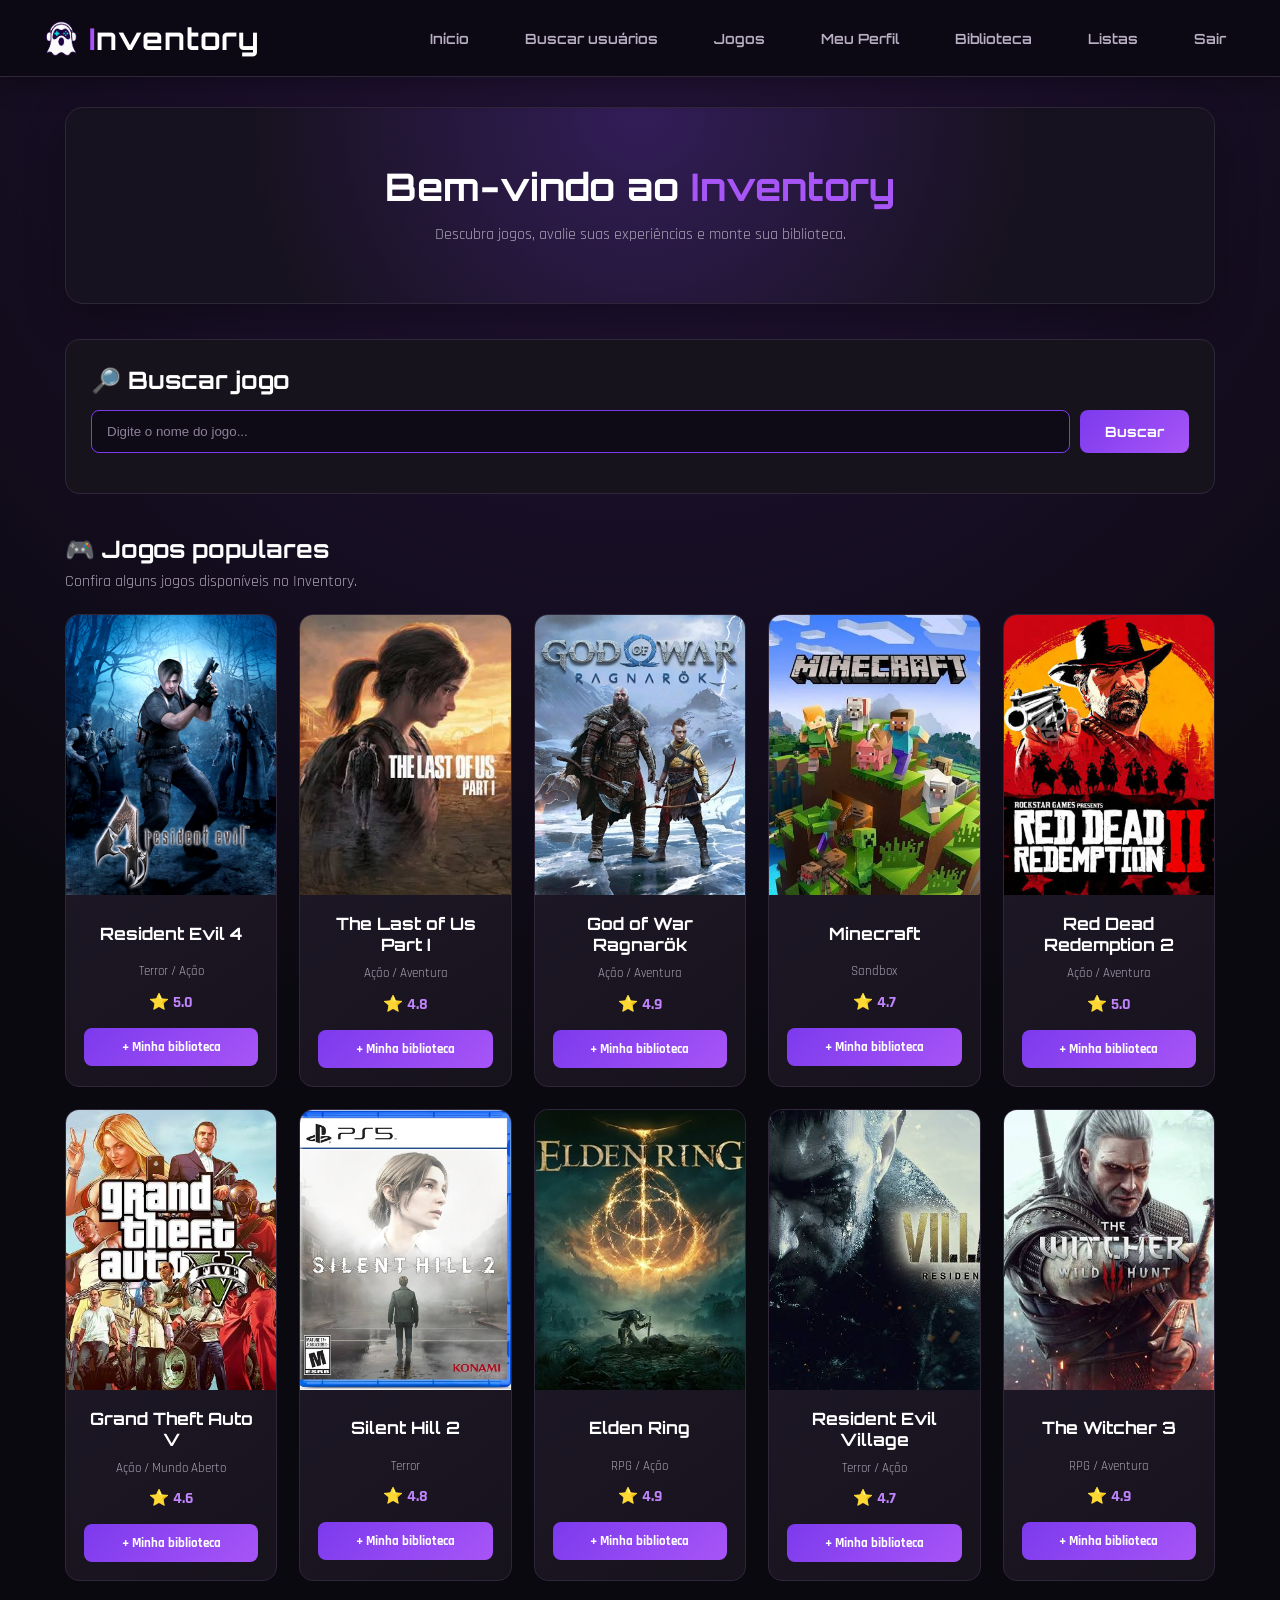
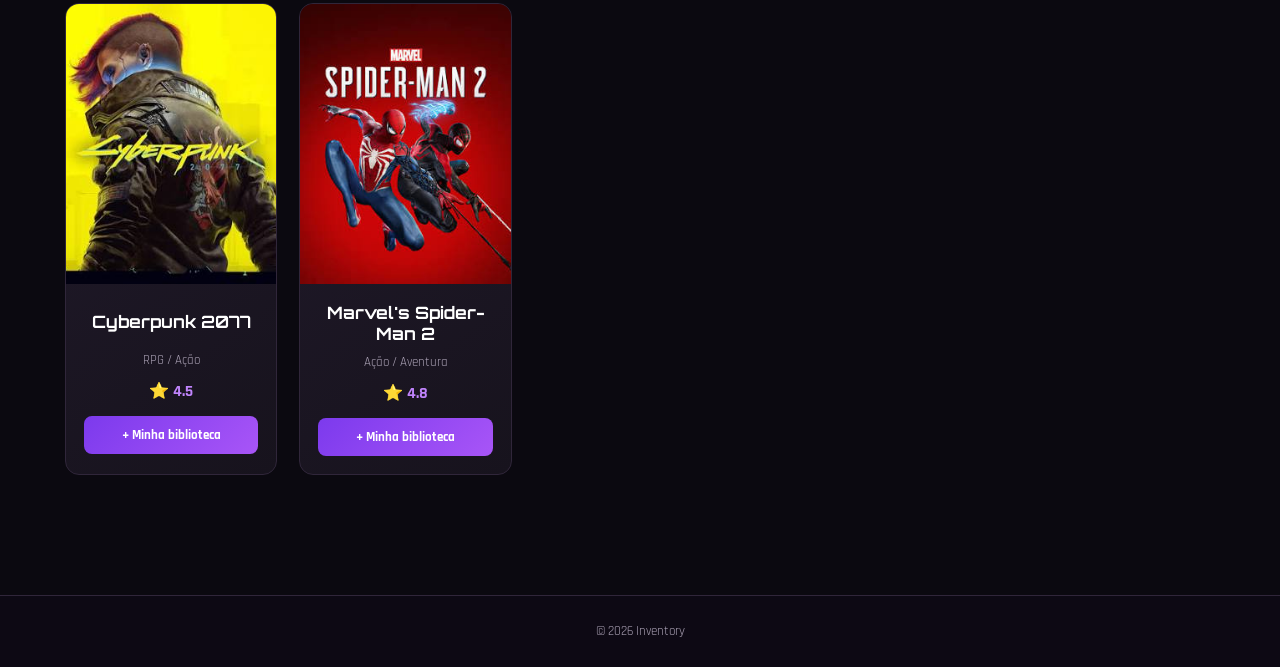
<file: GameBoxdWeb/index.html>
<!DOCTYPE html>
<html lang="pt-BR">

<head>

    <meta charset="UTF-8">

    <meta name="viewport"
          content="width=device-width, initial-scale=1.0">

    <title>Inventory</title>

    <!-- FAVICON -->
    <link rel="icon"
          type="image/png"
          href="icon.png">

    <!-- CSS EXTERNO -->
    <link rel="stylesheet"
          href="style.css">

    <style>

        /* =====================================================
           CORPO
           ===================================================== */

        html,
        body {
            margin: 0;
            padding: 0;
            min-height: 100%;
        }


        /* =====================================================
           HEADER
           ===================================================== */

        header {
            width: 100%;
            box-sizing: border-box;

            display: flex;
            align-items: center;
            justify-content: space-between;

            padding: 18px 40px;

            background: #0d0914;

            border-bottom: 1px solid #30263a;
        }


        /* LOGO + NOME */

        .logo-area {
            display: flex;
            align-items: center;
            gap: 9px;
        }

        .logo-header {
            width: 40px;
            height: 40px;

            object-fit: contain;

            display: block;
        }

        .logo-area h1 {
            margin: 0;

            color: white;

            font-size: 30px;
            font-weight: 700;
        }


        /* MENU */

        header nav {
            display: flex;
            align-items: center;

            gap: 28px;
        }

        header nav a {
            color: #b9afc5;

            text-decoration: none;

            font-size: 14px;

            transition: 0.2s;
        }

        header nav a:hover {
            color: #c084fc;
        }


        /* =====================================================
           INÍCIO
           ===================================================== */

        main {
            max-width: 1200px;

            margin: auto;

            padding: 30px 25px 60px;
        }

        .inicio {
            text-align: center;

            padding: 55px 25px;

            margin-bottom: 35px;

            background:
                radial-gradient(
                    circle at top,
                    rgba(124, 58, 237, 0.28),
                    transparent 65%
                ),
                #17121f;

            border: 1px solid #30263a;

            border-radius: 18px;

            box-shadow:
                0 15px 40px
                rgba(0, 0, 0, 0.3);
        }

        .inicio h2 {
            font-size: 38px;

            margin-bottom: 12px;

            color: white;
        }

        .inicio h2 span {
            color: #a855f7;
        }

        .inicio p {
            font-size: 16px;

            max-width: 650px;

            margin: auto;

            color: #aaa1b4;
        }


        /* =====================================================
           BUSCA
           ===================================================== */

        .busca {
            background: #17131d;

            border: 1px solid #30263a;

            border-radius: 14px;

            padding: 25px;

            margin-bottom: 40px;
        }

        .busca h2 {
            color: white;

            margin-bottom: 15px;
        }

        .busca-form {
            display: flex;

            gap: 10px;
        }

        .busca-form input {
            flex: 1;

            width: 100%;

            box-sizing: border-box;

            padding: 13px 15px;

            background: #0f0b16;

            border: 1px solid #7c3aed;

            border-radius: 8px;

            color: white;

            outline: none;
        }

        .busca-form input::placeholder {
            color: #8c8199;
        }

        .busca-form input:focus {
            border-color: #a855f7;

            box-shadow:
                0 0 0 2px
                rgba(168, 85, 247, 0.12);
        }

        .busca-form button {
            padding: 12px 25px;

            border: none;

            border-radius: 8px;

            background:
                linear-gradient(
                    135deg,
                    #7c3aed,
                    #a855f7
                );

            color: white;

            font-weight: bold;

            cursor: pointer;

            transition: 0.2s;
        }

        .busca-form button:hover {
            transform: translateY(-2px);

            background:
                linear-gradient(
                    135deg,
                    #9333ea,
                    #c084fc
                );
        }

        #resultadoBusca {
            margin-top: 15px;
        }


        /* =====================================================
           TÍTULO DO CATÁLOGO
           ===================================================== */

        .titulo-catalogo {
            margin-bottom: 20px;
        }

        .titulo-catalogo h2 {
            margin-bottom: 5px;

            color: white;
        }

        .titulo-catalogo p {
            color: #aaa1b4;
        }


        /* =====================================================
           CATÁLOGO
           ===================================================== */

        .catalogo-jogos {
            display: grid;

            grid-template-columns:
                repeat(
                    5,
                    minmax(0, 1fr)
                );

            gap: 22px;
        }


        /* =====================================================
           CARD
           ===================================================== */

        .card-jogo {
            background:
                linear-gradient(
                    145deg,
                    #211a2b,
                    #17131d
                );

            border: 1px solid #30263a;

            border-radius: 14px;

            overflow: hidden;

            text-align: center;

            transition:
                transform 0.2s,
                border-color 0.2s,
                box-shadow 0.2s;
        }

        .card-jogo:hover {
            transform: translateY(-6px);

            border-color:
                rgba(168, 85, 247, 0.65);

            box-shadow:
                0 15px 35px
                rgba(124, 58, 237, 0.18);
        }


        /* =====================================================
           CAPA
           ===================================================== */

        .card-jogo img {
            width: 100%;

            height: 280px;

            object-fit: cover;

            display: block;

            transition:
                transform 0.3s;
        }

        .card-jogo:hover img {
            transform: scale(1.035);
        }


        /* =====================================================
           CONTEÚDO DO CARD
           ===================================================== */

        .card-jogo-conteudo {
            padding: 18px;
        }

        .card-jogo h3 {
            font-size: 17px;

            margin: 0 0 8px;

            min-height: 40px;

            display: flex;

            align-items: center;

            justify-content: center;

            color: white;
        }

        .card-jogo .genero {
            color: #aaa1b4;

            font-size: 13px;

            margin-bottom: 8px;
        }

        .nota {
            color: #c084fc !important;

            font-weight: bold;

            margin-bottom: 12px !important;
        }


        /* =====================================================
           BOTÃO
           ===================================================== */

        .botao-biblioteca {
            display: block;

            width: 100%;

            box-sizing: border-box;

            padding: 11px 15px;

            margin-top: 12px;

            background:
                linear-gradient(
                    135deg,
                    #7c3aed,
                    #a855f7
                );

            color: white;

            text-decoration: none;

            border-radius: 8px;

            font-size: 13px;

            font-weight: bold;

            transition: 0.2s;
        }

        .botao-biblioteca:hover {
            background:
                linear-gradient(
                    135deg,
                    #9333ea,
                    #c084fc
                );

            transform: translateY(-2px);

            box-shadow:
                0 8px 20px
                rgba(124, 58, 237, 0.35);
        }


        /* =====================================================
           FOOTER
           ===================================================== */

        footer {
            text-align: center;

            padding: 25px;

            background: #0d0914;

            border-top: 1px solid #30263a;

            color: #8c8199;
        }

        footer p {
            margin: 0;

            font-size: 13px;
        }


        /* =====================================================
           RESPONSIVO
           ===================================================== */

        @media (max-width: 1000px) {

            .catalogo-jogos {
                grid-template-columns:
                    repeat(4, minmax(0, 1fr));
            }

            header {
                padding: 18px 25px;
            }

            header nav {
                gap: 18px;
            }

        }


        @media (max-width: 800px) {

            header {
                flex-direction: column;

                gap: 15px;
            }

            header nav {
                flex-wrap: wrap;

                justify-content: center;
            }

            .catalogo-jogos {
                grid-template-columns:
                    repeat(3, minmax(0, 1fr));
            }

        }


        @media (max-width: 600px) {

            main {
                padding: 20px 15px 40px;
            }

            .inicio {
                padding: 40px 20px;
            }

            .inicio h2 {
                font-size: 30px;
            }

            .busca-form {
                flex-direction: column;
            }

            .catalogo-jogos {
                grid-template-columns:
                    repeat(2, minmax(0, 1fr));

                gap: 14px;
            }

            .card-jogo img {
                height: 220px;
            }

            .card-jogo-conteudo {
                padding: 12px;
            }

            .card-jogo h3 {
                font-size: 14px;
            }

            .botao-biblioteca {
                font-size: 12px;

                padding: 9px;
            }

            .logo-header {
                width: 35px;
                height: 35px;
            }

            .logo-area h1 {
                font-size: 26px;
            }

        }


        @media (max-width: 420px) {

            .catalogo-jogos {
                grid-template-columns: 1fr;
            }

            .card-jogo img {
                height: 300px;
            }

        }

    </style>

</head>


<body>


<header>

    <div class="logo-area">

        <img
            src="icon.png"
            alt="Logo Inventory"
            class="logo-header"
        >

        <h1>Inventory</h1>

    </div>


    <nav>

        <a href="index.html">
            Início
        </a>

        <a href="buscar-usuarios.html">
            Buscar usuários
        </a>

        <a href="jogos">
            Jogos
        </a>

        <a href="perfil">
            Meu Perfil
        </a>

        <a href="biblioteca">
            Biblioteca
        </a>

        <a href="listas">
            Listas
        </a>

        <a href="logout">
            Sair
        </a>

    </nav>

</header>


<main>


    <!-- =====================================================
         BEM-VINDO
         ===================================================== -->

    <section class="inicio">

        <h2>
            Bem-vindo ao <span>Inventory</span>
        </h2>

        <p>
            Descubra jogos, avalie suas experiências
            e monte sua biblioteca.
        </p>

    </section>


    <!-- =====================================================
         BUSCAR JOGO
         ===================================================== -->

    <section class="busca">

        <h2>
            🔎 Buscar jogo
        </h2>

        <form
            class="busca-form"
            method="GET"
            action="jogos"
        >

            <input
                type="text"
                name="busca"
                placeholder="Digite o nome do jogo..."
                required
            >

            <button type="submit">
                Buscar
            </button>

        </form>

        <div id="resultadoBusca"></div>

    </section>


    <!-- =====================================================
         JOGOS POPULARES
         ===================================================== -->

    <section>

        <div class="titulo-catalogo">

            <h2>
                🎮 Jogos populares
            </h2>

            <p>
                Confira alguns jogos disponíveis no Inventory.
            </p>

        </div>


        <div class="catalogo-jogos">


            <!-- RESIDENT EVIL 4 -->

            <article class="card-jogo">

                <img
                    src="resident-evil-4.jpg"
                    alt="Resident Evil 4"
                >

                <div class="card-jogo-conteudo">

                    <h3>
                        Resident Evil 4
                    </h3>

                    <p class="genero">
                        Terror / Ação
                    </p>

                    <p class="nota">
                        ⭐ 5.0
                    </p>

                    <a
                        class="botao-biblioteca"
                        href="adicionar-biblioteca?id=1"
                    >
                        + Minha biblioteca
                    </a>

                </div>

            </article>


            <!-- THE LAST OF US -->

            <article class="card-jogo">

                <img
                    src="the-last-of-us-part-1.jpg"
                    alt="The Last of Us Part I"
                >

                <div class="card-jogo-conteudo">

                    <h3>
                        The Last of Us Part I
                    </h3>

                    <p class="genero">
                        Ação / Aventura
                    </p>

                    <p class="nota">
                        ⭐ 4.8
                    </p>

                    <a
                        class="botao-biblioteca"
                        href="adicionar-biblioteca?id=2"
                    >
                        + Minha biblioteca
                    </a>

                </div>

            </article>


            <!-- GOD OF WAR RAGNARÖK -->

            <article class="card-jogo">

                <img
                    src="god-of-war-ragnarok.jpg"
                    alt="God of War Ragnarök"
                >

                <div class="card-jogo-conteudo">

                    <h3>
                        God of War Ragnarök
                    </h3>

                    <p class="genero">
                        Ação / Aventura
                    </p>

                    <p class="nota">
                        ⭐ 4.9
                    </p>

                    <a
                        class="botao-biblioteca"
                        href="adicionar-biblioteca?id=3"
                    >
                        + Minha biblioteca
                    </a>

                </div>

            </article>


            <!-- MINECRAFT -->

            <article class="card-jogo">

                <img
                    src="minecraft.jpg"
                    alt="Minecraft"
                >

                <div class="card-jogo-conteudo">

                    <h3>
                        Minecraft
                    </h3>

                    <p class="genero">
                        Sandbox
                    </p>

                    <p class="nota">
                        ⭐ 4.7
                    </p>

                    <a
                        class="botao-biblioteca"
                        href="adicionar-biblioteca?id=4"
                    >
                        + Minha biblioteca
                    </a>

                </div>

            </article>


            <!-- RED DEAD REDEMPTION 2 -->

            <article class="card-jogo">

                <img
                    src="red-dead-redemption-2.jpg"
                    alt="Red Dead Redemption 2"
                >

                <div class="card-jogo-conteudo">

                    <h3>
                        Red Dead Redemption 2
                    </h3>

                    <p class="genero">
                        Ação / Aventura
                    </p>

                    <p class="nota">
                        ⭐ 5.0
                    </p>

                    <a
                        class="botao-biblioteca"
                        href="adicionar-biblioteca?id=5"
                    >
                        + Minha biblioteca
                    </a>

                </div>

            </article>


            <!-- GTA V -->

            <article class="card-jogo">

                <img
                    src="gta-v.jpg"
                    alt="Grand Theft Auto V"
                >

                <div class="card-jogo-conteudo">

                    <h3>
                        Grand Theft Auto V
                    </h3>

                    <p class="genero">
                        Ação / Mundo Aberto
                    </p>

                    <p class="nota">
                        ⭐ 4.6
                    </p>

                    <a
                        class="botao-biblioteca"
                        href="adicionar-biblioteca?id=6"
                    >
                        + Minha biblioteca
                    </a>

                </div>

            </article>


            <!-- SILENT HILL 2 -->

            <article class="card-jogo">

                <img
                    src="silent-hill-2.jpg"
                    alt="Silent Hill 2"
                >

                <div class="card-jogo-conteudo">

                    <h3>
                        Silent Hill 2
                    </h3>

                    <p class="genero">
                        Terror
                    </p>

                    <p class="nota">
                        ⭐ 4.8
                    </p>

                    <a
                        class="botao-biblioteca"
                        href="adicionar-biblioteca?id=7"
                    >
                        + Minha biblioteca
                    </a>

                </div>

            </article>


            <!-- ELDEN RING -->

            <article class="card-jogo">

                <img
                    src="elden-ring.jpg"
                    alt="Elden Ring"
                >

                <div class="card-jogo-conteudo">

                    <h3>
                        Elden Ring
                    </h3>

                    <p class="genero">
                        RPG / Ação
                    </p>

                    <p class="nota">
                        ⭐ 4.9
                    </p>

                    <a
                        class="botao-biblioteca"
                        href="adicionar-biblioteca?id=8"
                    >
                        + Minha biblioteca
                    </a>

                </div>

            </article>


            <!-- RESIDENT EVIL VILLAGE -->

            <article class="card-jogo">

                <img
                    src="resident-evil-village.jpg"
                    alt="Resident Evil Village"
                >

                <div class="card-jogo-conteudo">

                    <h3>
                        Resident Evil Village
                    </h3>

                    <p class="genero">
                        Terror / Ação
                    </p>

                    <p class="nota">
                        ⭐ 4.7
                    </p>

                    <a
                        class="botao-biblioteca"
                        href="adicionar-biblioteca?id=9"
                    >
                        + Minha biblioteca
                    </a>

                </div>

            </article>


            <!-- THE WITCHER 3 -->

            <article class="card-jogo">

                <img
                    src="the-witcher-3.jpg"
                    alt="The Witcher 3"
                >

                <div class="card-jogo-conteudo">

                    <h3>
                        The Witcher 3
                    </h3>

                    <p class="genero">
                        RPG / Aventura
                    </p>

                    <p class="nota">
                        ⭐ 4.9
                    </p>

                    <a
                        class="botao-biblioteca"
                        href="adicionar-biblioteca?id=10"
                    >
                        + Minha biblioteca
                    </a>

                </div>

            </article>


            <!-- CYBERPUNK 2077 -->

            <article class="card-jogo">

                <img
                    src="cyberpunk-2077.jpg"
                    alt="Cyberpunk 2077"
                >

                <div class="card-jogo-conteudo">

                    <h3>
                        Cyberpunk 2077
                    </h3>

                    <p class="genero">
                        RPG / Ação
                    </p>

                    <p class="nota">
                        ⭐ 4.5
                    </p>

                    <a
                        class="botao-biblioteca"
                        href="adicionar-biblioteca?id=11"
                    >
                        + Minha biblioteca
                    </a>

                </div>

            </article>


            <!-- SPIDER-MAN 2 -->

            <article class="card-jogo">

                <img
                    src="marvel-spider-man-2.jpg"
                    alt="Marvel's Spider-Man 2"
                >

                <div class="card-jogo-conteudo">

                    <h3>
                        Marvel's Spider-Man 2
                    </h3>

                    <p class="genero">
                        Ação / Aventura
                    </p>

                    <p class="nota">
                        ⭐ 4.8
                    </p>

                    <a
                        class="botao-biblioteca"
                        href="adicionar-biblioteca?id=12"
                    >
                        + Minha biblioteca
                    </a>

                </div>

            </article>


        </div>

    </section>


</main>


<footer>

    <p>
        © 2026 Inventory
    </p>

</footer>


<script src="script.js"></script>


</body>

</html>
</file>
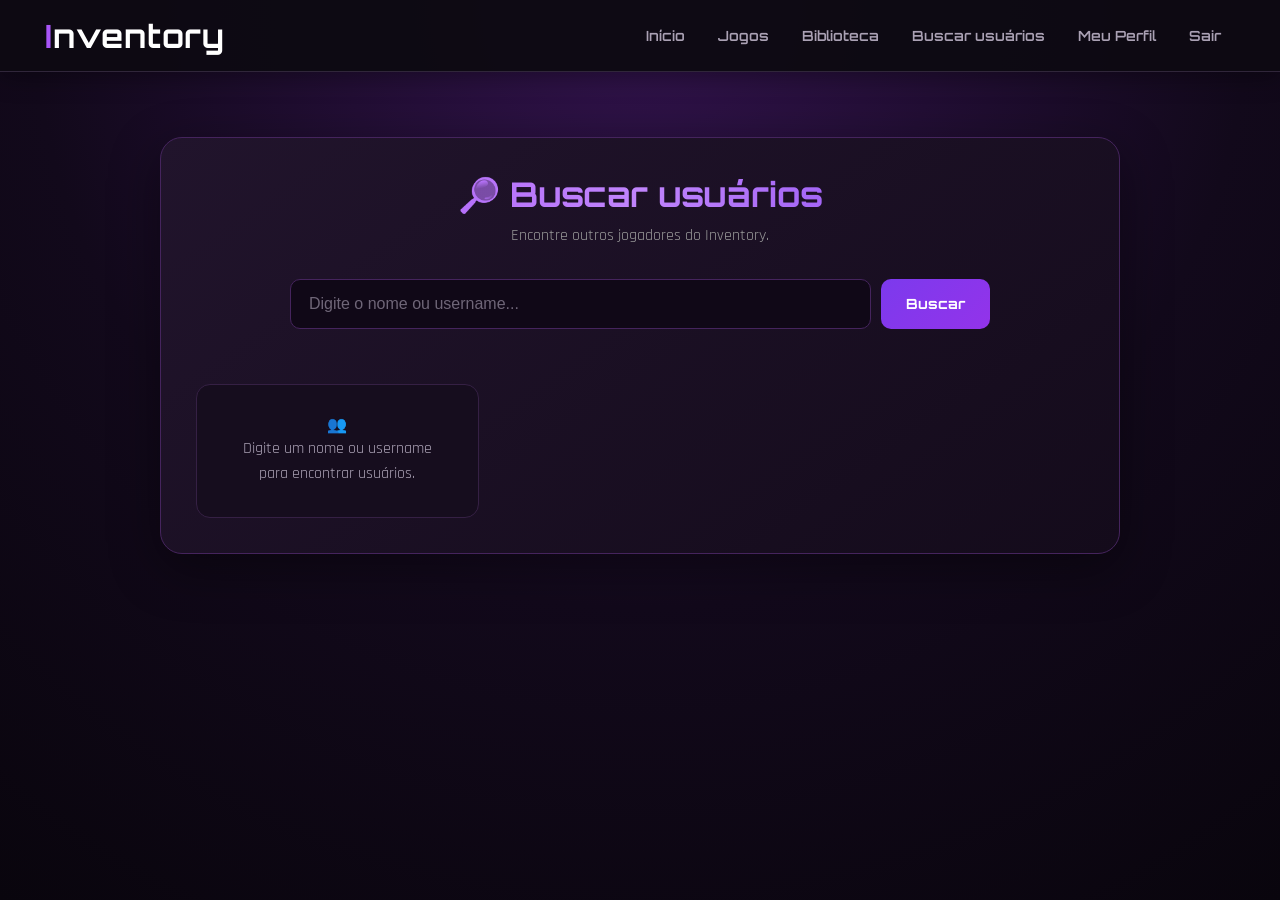
<file: GameBoxdWeb/buscar-usuarios.html>
<!DOCTYPE html>
<html lang="pt-BR">

<head>

    <meta charset="UTF-8">

    <meta name="viewport"
          content="width=device-width, initial-scale=1.0">

    <title>Buscar usuários - Inventory</title>
    <link rel="icon" type="image/png" href="icon.png">

    <link rel="stylesheet" href="style.css">

    <style>

        body {
            background:
                radial-gradient(
                    circle at top,
                    #32134d,
                    #12091b 55%,
                    #09050d
                );
            min-height: 100vh;
        }

        .busca-container {
            max-width: 1000px;
            margin: 45px auto;
            padding: 20px;
        }

        .busca-box {
            background: linear-gradient(
                145deg,
                #21142c,
                #140b1b
            );

            border: 1px solid #45245d;
            border-radius: 22px;
            padding: 35px;

            box-shadow:
                0 15px 50px rgba(0,0,0,.4);
        }

        .titulo-busca {
            text-align: center;
            font-size: 34px;
            margin-bottom: 8px;

            background:
                linear-gradient(
                    90deg,
                    #a855f7,
                    #c084fc,
                    #7c3aed
                );

            -webkit-background-clip: text;
            -webkit-text-fill-color: transparent;
        }

        .subtitulo {
            text-align: center;
            color: #999;
            margin-bottom: 30px;
        }

        .campo-busca {
            display: flex;
            gap: 10px;
            max-width: 700px;
            margin: 0 auto 35px;
        }

        .campo-busca input {
            flex: 1;
            padding: 15px 18px;

            background: #100817;
            color: white;

            border: 1px solid #45245d;
            border-radius: 10px;

            outline: none;
            font-size: 16px;

            transition: .25s;
        }

        .campo-busca input:focus {
            border-color: #a855f7;

            box-shadow:
                0 0 15px rgba(168,85,247,.2);
        }

        .campo-busca button {
            padding: 0 25px;

            border: none;
            border-radius: 10px;

            background:
                linear-gradient(
                    135deg,
                    #7c3aed,
                    #9333ea
                );

            color: white;
            font-weight: bold;

            cursor: pointer;

            transition: .25s;
        }

        .campo-busca button:hover {
            transform: translateY(-2px);

            box-shadow:
                0 8px 20px rgba(124,58,237,.35);
        }

        .resultado-usuarios {
            display: grid;

            grid-template-columns:
                repeat(
                    auto-fill,
                    minmax(250px, 1fr)
                );

            gap: 20px;
        }

        .usuario-card {
            background: #160d1e;

            border: 1px solid #352044;

            border-radius: 16px;

            padding: 22px;

            text-align: center;

            transition: .3s;
        }

        .usuario-card:hover {
            transform: translateY(-5px);

            border-color: #7c3aed;

            box-shadow:
                0 12px 30px rgba(0,0,0,.3);
        }

        .foto-usuario {
            width: 105px;
            height: 105px;

            border-radius: 50%;

            object-fit: cover;

            border: 4px solid #7c3aed;

            box-shadow:
                0 0 25px
                rgba(124,58,237,.3);

            margin-bottom: 12px;
        }

        .sem-foto-usuario {
            width: 105px;
            height: 105px;

            margin: 0 auto 12px;

            border-radius: 50%;

            background: #251532;

            border: 4px solid #7c3aed;

            display: flex;

            align-items: center;
            justify-content: center;

            color: #888;
        }

        .usuario-nome {
            color: white;

            font-size: 20px;

            margin: 8px 0 3px;
        }

        .usuario-username {
            color: #a855f7;

            font-size: 14px;

            margin-bottom: 15px;
        }

        .botao-perfil {
            display: inline-block;

            padding: 10px 20px;

            background:
                linear-gradient(
                    135deg,
                    #7c3aed,
                    #9333ea
                );

            color: white;

            text-decoration: none;

            border-radius: 9px;

            font-weight: bold;

            transition: .25s;
        }

        .botao-perfil:hover {
            transform: translateY(-2px);

            box-shadow:
                0 8px 20px
                rgba(124,58,237,.3);
        }

        .mensagem {
            background: #160d1e;

            border: 1px solid #352044;

            padding: 30px;

            border-radius: 14px;

            text-align: center;

            color: #999;

            margin-top: 20px;
        }

        @media(max-width:600px) {

            .busca-container {
                padding: 10px;
                margin: 25px auto;
            }

            .busca-box {
                padding: 20px;
            }

            .campo-busca {
                flex-direction: column;
            }

            .campo-busca button {
                padding: 14px;
            }

        }

    </style>

</head>

<body>

<header>

    <h1>Inventory</h1>

    <nav>

        <a href="index.html">
            Início
        </a>

        <a href="jogos">
            Jogos
        </a>

        <a href="biblioteca">
            Biblioteca
        </a>

        <a href="buscar-usuarios.html">
            Buscar usuários
        </a>

        <a href="perfil">
            Meu Perfil
        </a>

        <a href="logout">
            Sair
        </a>

    </nav>

</header>


<main class="busca-container">

    <div class="busca-box">

        <h2 class="titulo-busca">
            🔎 Buscar usuários
        </h2>

        <p class="subtitulo">
            Encontre outros jogadores do Inventory.
        </p>


        <div class="campo-busca">

            <input
                type="text"
                id="campoUsuario"
                placeholder="Digite o nome ou username..."
                autocomplete="off"
            >

            <button
                type="button"
                onclick="buscarUsuarios()"
            >
                Buscar
            </button>

        </div>


        <div
            id="resultadoUsuarios"
            class="resultado-usuarios"
        >

            <div class="mensagem">

                👥

                <p>
                    Digite um nome ou username
                    para encontrar usuários.
                </p>

            </div>

        </div>

    </div>

</main>


<script>

    function buscarUsuarios() {

        const campo =
            document.getElementById(
                "campoUsuario"
            );

        const resultado =
            document.getElementById(
                "resultadoUsuarios"
            );

        const termo =
            campo.value.trim();

        if (termo === "") {

            resultado.innerHTML =
                "<div class='mensagem'>" +
                "Digite algo para pesquisar." +
                "</div>";

            return;
        }

        /*
         * ATENÇÃO:
         *
         * Aqui é chamada a sua rota
         * de busca de usuários.
         */

        fetch(
            "buscar-usuarios?termo=" +
            encodeURIComponent(termo)
        )

        .then(function(response) {

            if (!response.ok) {

                throw new Error(
                    "Erro na busca"
                );
            }

            return response.json();
        })

        .then(function(usuarios) {

            resultado.innerHTML = "";

            if (!usuarios ||
                usuarios.length === 0) {

                resultado.innerHTML =
                    "<div class='mensagem'>" +
                    "😕 Nenhum usuário encontrado." +
                    "</div>";

                return;
            }

            usuarios.forEach(
                function(usuario) {

                    const card =
                        document.createElement(
                            "div"
                        );

                    card.className =
                        "usuario-card";

                    let fotoHTML =
                        "";

                    if (
                        usuario.foto &&
                        usuario.foto.trim() !== ""
                    ) {

                        let foto =
                            usuario.foto;

                        if (
                            !foto.startsWith(
                                "http://"
                            ) &&
                            !foto.startsWith(
                                "https://"
                            )
                        ) {

                            foto =
                                foto.startsWith(
                                    "/"
                                )
                                ? foto
                                : "/" + foto;
                        }

                        fotoHTML =
                            "<img " +
                            "class='foto-usuario' " +
                            "src='" +
                            foto +
                            "' " +
                            "alt='Foto'>";
                    }

                    else {

                        fotoHTML =
                            "<div " +
                            "class='sem-foto-usuario'>" +
                            "Sem foto" +
                            "</div>";
                    }

                    card.innerHTML =
                        fotoHTML +

                        "<h3 class='usuario-nome'>" +
                        (usuario.nome || "") +
                        "</h3>" +

                        "<div class='usuario-username'>" +
                        "@" +
                        (usuario.username || "") +
                        "</div>" +

                        "<a " +
                        "class='botao-perfil' " +
                        "href='perfil-usuario?id=" +
                        usuario.id +
                        "'>" +
                        "Ver perfil" +
                        "</a>";

                    resultado.appendChild(
                        card
                    );
                }
            );
        })

        .catch(function(error) {

            console.error(error);

            resultado.innerHTML =
                "<div class='mensagem'>" +
                "❌ Não foi possível realizar a busca." +
                "</div>";
        });
    }


    document
        .getElementById("campoUsuario")
        .addEventListener(
            "keypress",
            function(event) {

                if (
                    event.key === "Enter"
                ) {

                    buscarUsuarios();
                }
            }
        );

</script>

</body>

</html>
</file>
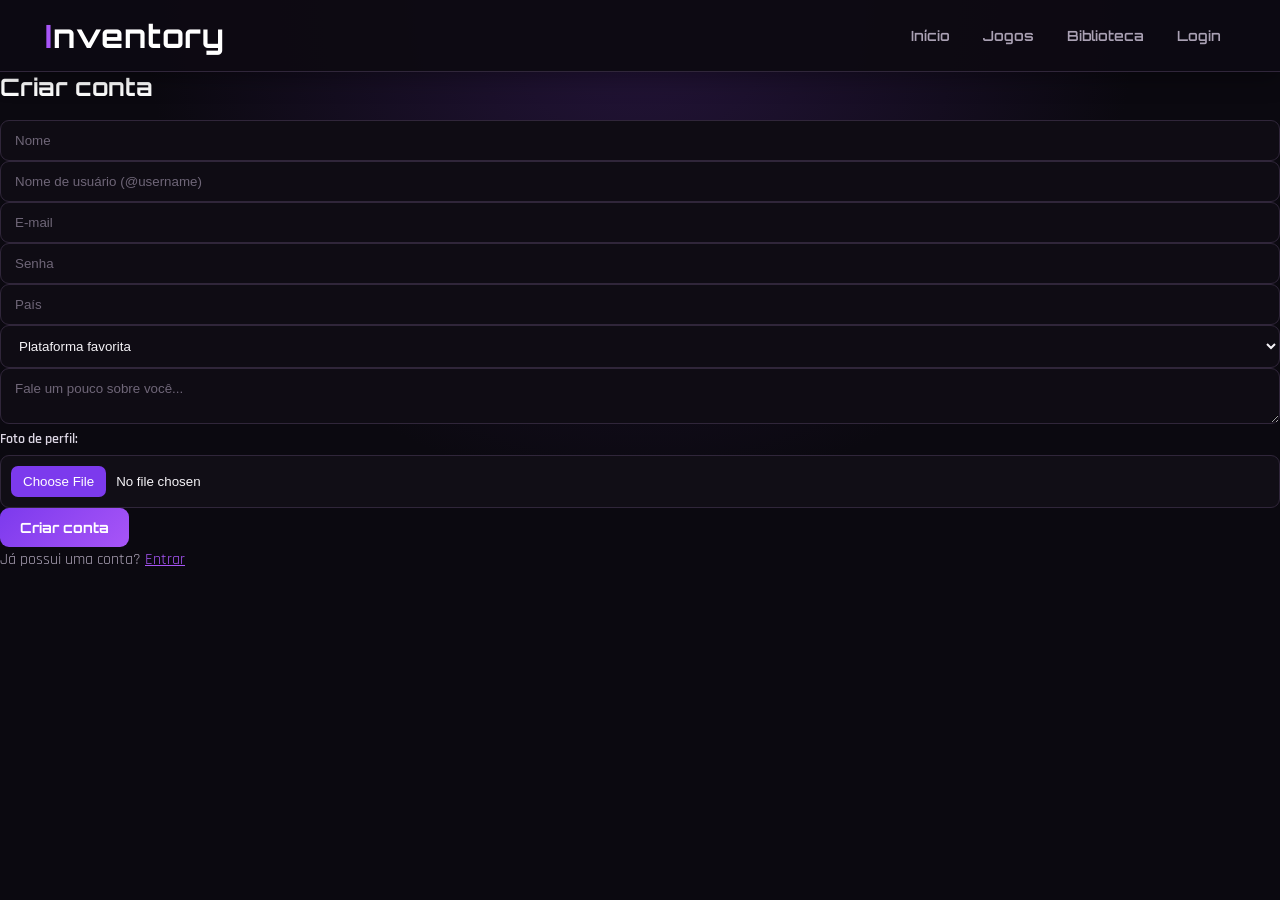
<file: GameBoxdWeb/cadastro.html>
<!DOCTYPE html>
<html lang="pt-BR">

<head>

    <meta charset="UTF-8">

    <meta name="viewport"
          content="width=device-width, initial-scale=1.0">

    <title>Cadastro - Inventory</title>

    <link rel="icon" type="image/png" href="icon.png">

    <link rel="stylesheet" href="style.css">

</head>

<body>

<header>

    <h1>Inventory</h1>

    <nav>
        <a href="index.html">Início</a>
        <a href="#">Jogos</a>
        <a href="#">Biblioteca</a>
        <a href="login.html">Login</a>
    </nav>

</header>


<main class="cadastro-container">

    <div class="cadastro-box">

        <h2>Criar conta</h2>

        <form action="cadastro"
              method="POST"
              enctype="multipart/form-data">

            <input
                type="text"
                name="nome"
                placeholder="Nome"
                required
            >

            <input
                type="text"
                name="username"
                placeholder="Nome de usuário (@username)"
                required
            >

            <input
                type="email"
                name="email"
                placeholder="E-mail"
                required
            >

            <input
                type="password"
                name="senha"
                placeholder="Senha"
                required
            >

            
            <input
                type="text"
                name="pais"
                placeholder="País"
            >

            <select name="plataforma">

                <option value="">
                    Plataforma favorita
                </option>

                <option value="PlayStation">
                    PlayStation
                </option>

                <option value="Xbox">
                    Xbox
                </option>

                <option value="PC">
                    PC
                </option>

                <option value="Nintendo">
                    Nintendo
                </option>

            </select>

            <textarea
                name="bio"
                placeholder="Fale um pouco sobre você..."
            ></textarea>

            <label for="foto">
                Foto de perfil:
            </label>

            <input
                type="file"
                id="foto"
                name="foto"
                accept="image/*"
            >

            <button type="submit">
                Criar conta
            </button>

        </form>

        <p>
            Já possui uma conta?
            <a href="login.html">Entrar</a>
        </p>

    </div>

</main>

</body>

</html>
</file>
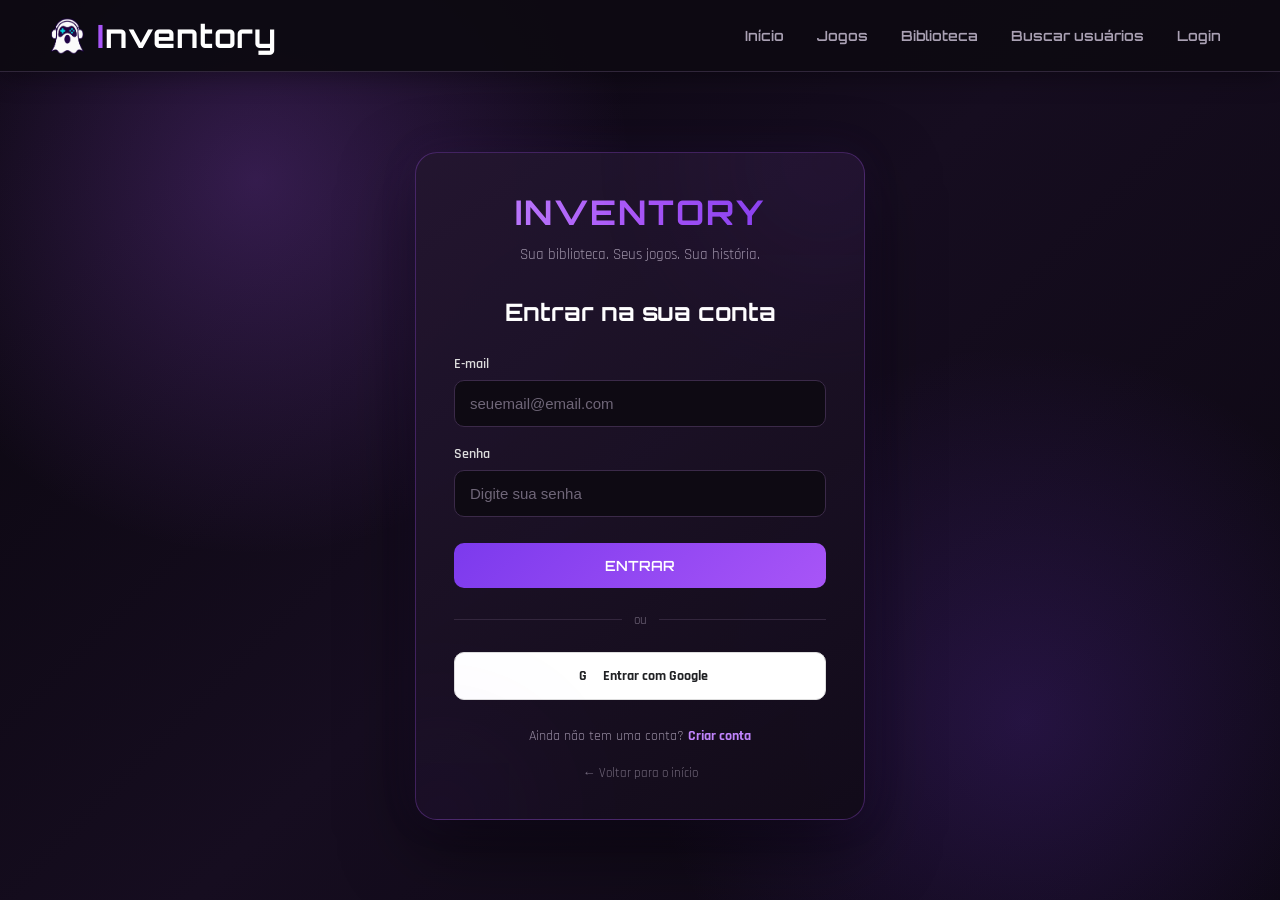
<file: GameBoxdWeb/login.html>
<!DOCTYPE html>
<html lang="pt-BR">

<head>

    <meta charset="UTF-8">

    <meta name="viewport"
          content="width=device-width, initial-scale=1.0">

    <title>Entrar - Inventory</title>
<link rel="icon" type="image/png" href="icon.png">
    <link rel="stylesheet" href="style.css">

    <style>

        body {
            min-height: 100vh;

            background:
                radial-gradient(
                    circle at 20% 20%,
                    rgba(168, 85, 247, 0.25),
                    transparent 30%
                ),
                radial-gradient(
                    circle at 80% 80%,
                    rgba(124, 58, 237, 0.2),
                    transparent 30%
                ),
                linear-gradient(
                    135deg,
                    #09060d,
                    #160d20,
                    #0b0710
                );

            overflow-x: hidden;
        }.logo-area {
    display: flex;
    align-items: center;
    gap: 10px;
}

.logo-header {
    width: 42px;
    height: 42px;
    object-fit: contain;
    display: block;
}

.logo-area h1 {
    margin: 0;
}
        

        /* =========================================
           CONTAINER
        ========================================= */

        .login-page {
            min-height: calc(100vh - 72px);

            display: flex;
            align-items: center;
            justify-content: center;

            padding: 40px 20px;
        }

        /* =========================================
           CARD
        ========================================= */

        .login-card {
            width: 100%;
            max-width: 450px;

            background:
                linear-gradient(
                    145deg,
                    rgba(35, 22, 48, 0.97),
                    rgba(18, 11, 25, 0.98)
                );

            border: 1px solid rgba(168, 85, 247, 0.3);

            border-radius: 22px;

            padding: 38px;

            box-shadow:
                0 25px 70px rgba(0, 0, 0, 0.5),
                0 0 40px rgba(124, 58, 237, 0.08);

            position: relative;

            overflow: hidden;

            animation: aparecer 0.5s ease;
        }

        .login-card::before {
            content: "";

            position: absolute;

            width: 180px;
            height: 180px;

            background: #9333ea;

            border-radius: 50%;

            filter: blur(90px);

            opacity: 0.12;

            top: -80px;
            right: -50px;
        }

        .login-card::after {
            content: "";

            position: absolute;

            width: 150px;
            height: 150px;

            background: #7c3aed;

            border-radius: 50%;

            filter: blur(80px);

            opacity: 0.09;

            bottom: -70px;
            left: -50px;
        }

        /* =========================================
           LOGO
        ========================================= */

        .login-logo {
            text-align: center;

            margin-bottom: 10px;

            font-family: 'Orbitron', sans-serif;

            font-size: 34px;

            font-weight: 700;

            letter-spacing: 2px;

            background:
                linear-gradient(
                    90deg,
                    #c084fc,
                    #a855f7,
                    #7c3aed
                );

            -webkit-background-clip: text;
            -webkit-text-fill-color: transparent;
        }

        .login-subtitle {
            text-align: center;

            color: #9d92a7;

            font-size: 15px;

            margin-bottom: 30px;
        }

        /* =========================================
           TÍTULO
        ========================================= */

        .login-card h2 {
            text-align: center;

            font-family: 'Orbitron', sans-serif;

            font-size: 24px;

            margin-bottom: 28px;

            color: white;
        }

        /* =========================================
           CAMPOS
        ========================================= */

        .campo-login {
            margin-bottom: 18px;
        }

        .campo-login label {
            display: block;

            margin-bottom: 7px;

            color: #ddd;

            font-weight: 600;

            font-size: 14px;
        }

        .campo-login input {
            width: 100%;

            padding: 14px 15px;

            background: #0e0a13;

            border: 1px solid #3b2a49;

            border-radius: 10px;

            color: white;

            font-size: 15px;

            outline: none;

            transition: 0.25s;
        }

        .campo-login input:focus {
            border-color: #a855f7;

            box-shadow:
                0 0 0 3px
                rgba(168, 85, 247, 0.12);
        }

        /* =========================================
           BOTÃO ENTRAR
        ========================================= */

        .botao-entrar {
            width: 100%;

            padding: 14px;

            margin-top: 8px;

            border: none;

            border-radius: 10px;

            background:
                linear-gradient(
                    135deg,
                    #7c3aed,
                    #a855f7
                );

            color: white;

            font-family: 'Orbitron', sans-serif;

            font-size: 14px;

            font-weight: 600;

            cursor: pointer;

            transition: 0.25s;
        }

        .botao-entrar:hover {
            transform: translateY(-2px);

            box-shadow:
                0 10px 25px
                rgba(124, 58, 237, 0.35);

            background:
                linear-gradient(
                    135deg,
                    #9333ea,
                    #c084fc
                );
        }

        /* =========================================
           DIVISOR
        ========================================= */

        .divisor {
            display: flex;

            align-items: center;

            gap: 12px;

            margin: 24px 0;

            color: #756a7e;

            font-size: 13px;
        }

        .divisor::before,
        .divisor::after {
            content: "";

            flex: 1;

            height: 1px;

            background: #33263d;
        }

        /* =========================================
           GOOGLE
        ========================================= */

        .botao-google {
            width: 100%;

            display: flex;

            align-items: center;

            justify-content: center;

            gap: 10px;

            padding: 13px;

            border-radius: 10px;

            background: #ffffff;

            color: #202124;

            text-decoration: none;

            font-size: 14px;

            font-weight: bold;

            border: 1px solid #ddd;

            transition: 0.25s;
        }

        .botao-google:hover {
            background: #f4f4f4;

            transform: translateY(-2px);

            box-shadow:
                0 8px 20px
                rgba(0, 0, 0, 0.2);
        }

        .google-icon {
            width: 20px;
            height: 20px;

            display: flex;

            align-items: center;
            justify-content: center;

            font-weight: bold;
        }

        /* =========================================
           CADASTRO
        ========================================= */

        .cadastro-link {
            text-align: center;

            margin-top: 25px;

            color: #92879c;

            font-size: 14px;
        }

        .cadastro-link a {
            color: #c084fc;

            font-weight: bold;

            text-decoration: none;
        }

        .cadastro-link a:hover {
            color: white;
        }

        /* =========================================
           VOLTAR
        ========================================= */

        .voltar {
            display: block;

            text-align: center;

            margin-top: 18px;

            color: #746a7d;

            text-decoration: none;

            font-size: 13px;
        }

        .voltar:hover {
            color: #c084fc;
        }

        /* =========================================
           ANIMAÇÃO
        ========================================= */

        @keyframes aparecer {

            from {
                opacity: 0;
                transform: translateY(15px);
            }

            to {
                opacity: 1;
                transform: translateY(0);
            }

        }

        /* =========================================
           CELULAR
        ========================================= */

        @media (max-width: 600px) {

            .login-page {
                padding: 25px 12px;
            }

            .login-card {
                padding: 28px 22px;
                border-radius: 18px;
            }

            .login-logo {
                font-size: 29px;
            }

            .login-card h2 {
                font-size: 21px;
            }

        }

    </style>

</head>

<body>

<header>

        <div class="logo-area">
    <img src="icon.png" alt="Logo Inventory" class="logo-header">
    <h1>Inventory</h1>
</div>

    <nav>

        <a href="index.html">
            Início
        </a>

        <a href="jogos">
            Jogos
        </a>

        <a href="biblioteca">
            Biblioteca
        </a>

        <a href="buscar-usuarios.html">
            Buscar usuários
        </a>

        <a href="login.html">
            Login
        </a>

    </nav>

</header>


<main class="login-page">

    <section class="login-card">

        <div class="login-logo">
            INVENTORY
        </div>

        <p class="login-subtitle">
            Sua biblioteca. Seus jogos. Sua história.
        </p>

        <h2>
            Entrar na sua conta
        </h2>


        <!-- LOGIN NORMAL -->

        <form
            action="login"
            method="POST"
        >

            <div class="campo-login">

                <label for="email">
                    E-mail
                </label>

                <input
                    type="email"
                    id="email"
                    name="email"
                    placeholder="seuemail@email.com"
                    autocomplete="email"
                    required
                >

            </div>


            <div class="campo-login">

                <label for="senha">
                    Senha
                </label>

                <input
                    type="password"
                    id="senha"
                    name="senha"
                    placeholder="Digite sua senha"
                    autocomplete="current-password"
                    required
                >

            </div>


            <button
                type="submit"
                class="botao-entrar"
            >
                ENTRAR
            </button>

        </form>


        <!-- DIVISOR -->

        <div class="divisor">
            ou
        </div>


        <!-- GOOGLE -->

        <a
            href="google-login"
            class="botao-google"
        >

            <span class="google-icon">
                G
            </span>

            Entrar com Google

        </a>


        <!-- CADASTRO -->

        <p class="cadastro-link">

            Ainda não tem uma conta?

            <a href="cadastro.html">
                Criar conta
            </a>

        </p>


        <a
            href="index.html"
            class="voltar"
        >
            ← Voltar para o início
        </a>

    </section>

</main>

</body>

</html>
</file>
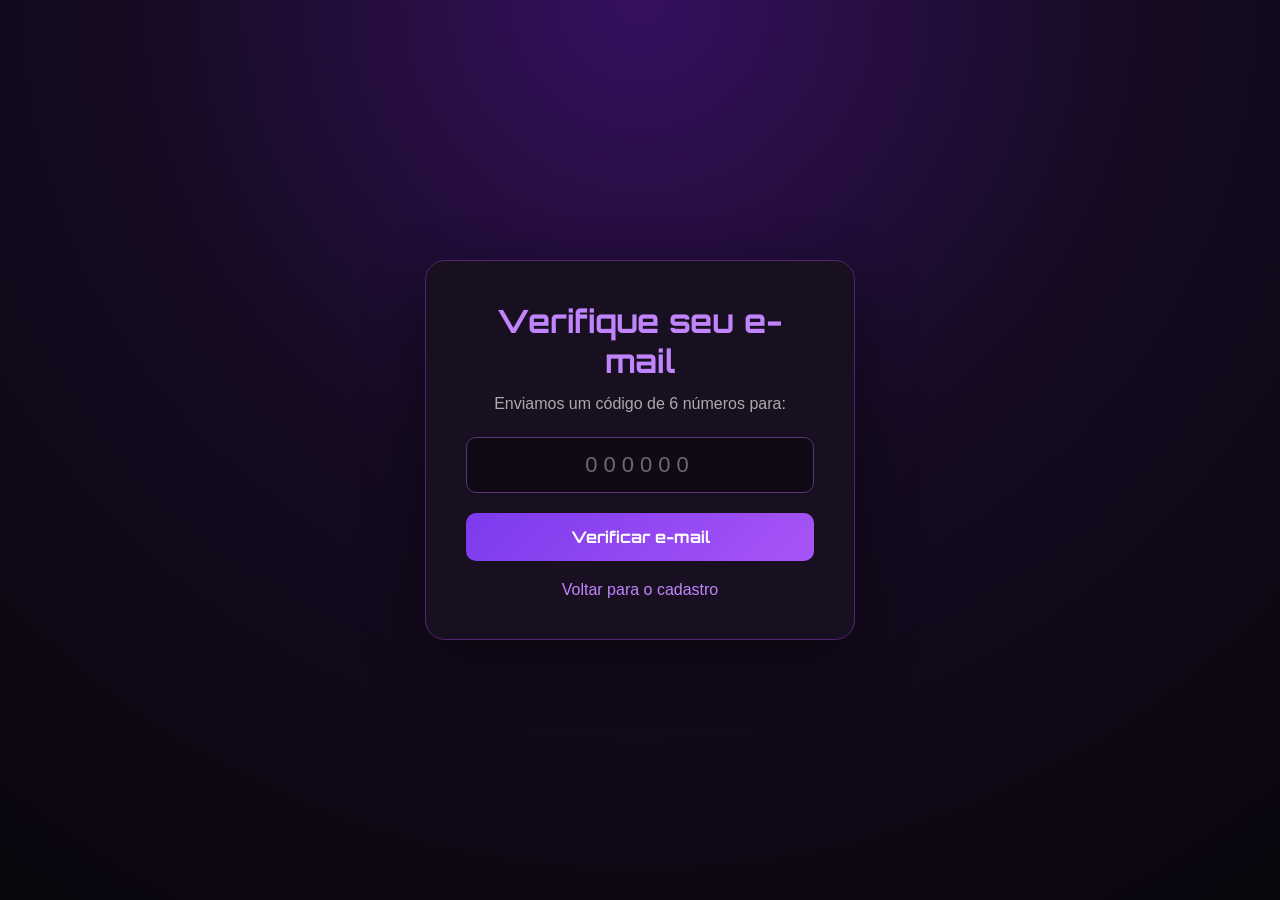
<file: GameBoxdWeb/VerificarEmail.html>
<!DOCTYPE html>
<html lang="pt-BR">

<head>

    <meta charset="UTF-8">

    <meta name="viewport"
          content="width=device-width, initial-scale=1.0">

    <title>Verificar e-mail - Inventory</title>

    <link rel="icon"
          type="image/png"
          href="icon.png">

    <link rel="stylesheet"
          href="style.css">

    <style>

        body {
            min-height: 100vh;
            margin: 0;
            display: flex;
            align-items: center;
            justify-content: center;
            background:
                radial-gradient(
                    circle at top,
                    #35105f,
                    #160b22 45%,
                    #09060d
                );
            color: white;
            font-family: Arial, sans-serif;
        }

        .verificacao-container {
            width: 430px;
            max-width: 90%;
        }

        .verificacao-box {
            background: #181020;
            border: 1px solid #54256f;
            border-radius: 20px;
            padding: 40px;
            text-align: center;
            box-shadow:
                0 20px 60px rgba(0,0,0,.45);
        }

        .verificacao-box h1 {
            color: #c084fc;
            margin-bottom: 10px;
        }

        .verificacao-box p {
            color: #aaa;
            line-height: 1.6;
        }

        .email {
            color: #d8b4fe;
            font-weight: bold;
            word-break: break-word;
        }

        .codigo {
            width: 100%;
            box-sizing: border-box;
            margin-top: 20px;
            padding: 14px;
            background: #0f0a14;
            color: white;
            border: 1px solid #5b3475;
            border-radius: 10px;
            font-size: 22px;
            text-align: center;
            letter-spacing: 6px;
        }

        .botao {
            width: 100%;
            margin-top: 20px;
            padding: 14px;
            border: none;
            border-radius: 10px;
            background:
                linear-gradient(
                    135deg,
                    #7c3aed,
                    #a855f7
                );
            color: white;
            font-size: 16px;
            font-weight: bold;
            cursor: pointer;
        }

        .botao:hover {
            opacity: .9;
        }

        .voltar {
            display: inline-block;
            margin-top: 20px;
            color: #c084fc;
            text-decoration: none;
        }

    </style>

</head>

<body>

<main class="verificacao-container">

    <div class="verificacao-box">

        <h1>Verifique seu e-mail</h1>

        <p>
            Enviamos um código de 6 números para:
        </p>

        <p class="email"
           id="emailExibido">
        </p>

        <form
            action="verificar-email"
            method="POST">

            <input
                type="hidden"
                name="email"
                id="email"
            >

            <input
                class="codigo"
                type="text"
                name="codigo"
                maxlength="6"
                minlength="6"
                inputmode="numeric"
                pattern="[0-9]{6}"
                placeholder="000000"
                required
            >

            <button
                class="botao"
                type="submit">

                Verificar e-mail

            </button>

        </form>

        <a
            class="voltar"
            href="cadastro.html">

            Voltar para o cadastro

        </a>

    </div>

</main>

<script>

    const parametros =
        new URLSearchParams(
            window.location.search
        );

    const email =
        parametros.get("email") || "";

    document.getElementById("email").value =
        email;

    document.getElementById("emailExibido")
        .innerText =
        email;

</script>

</body>

</html>
</file>
<file: GameBoxdWeb/style.css>
/* =========================================================
   INVENTORY - STYLE.CSS
   Tema: Roxo / Preto
   ========================================================= */
@import url('https://fonts.googleapis.com/css2?family=Orbitron:wght@500;600;700&family=Rajdhani:wght@400;500;600;700&display=swap');
* {
    margin: 0;
    padding: 0;
    box-sizing: border-box;
}

:root {
    --roxo: #7c3aed;
    --roxo-claro: #a855f7;
    --roxo-hover: #9333ea;
    --roxo-escuro: #4c1d95;

    --fundo: #0b0910;
    --fundo-secundario: #120e18;

    --card: #1a1522;
    --card-hover: #211a2b;

    --borda: #30263a;

    --texto: #f5f3f7;
    --texto-secundario: #aaa1b4;

    --branco: #ffffff;
}

/* =========================================================
   BODY
   ========================================================= */

body {
    font-family: 'Rajdhani', sans-serif;
    background:
        radial-gradient(
            circle at top,
            #24143a 0%,
            #0b0910 45%
        );

    color: var(--texto);

    min-height: 100vh;
}

/* =========================================================
   HEADER
   ========================================================= */

header {
    min-height: 72px;

    display: flex;
    align-items: center;
    justify-content: space-between;

    padding: 0 45px;

    background: rgba(13, 10, 18, 0.96);

    border-bottom: 1px solid var(--borda);

    box-shadow:
        0 5px 25px rgba(0, 0, 0, 0.35);

    position: sticky;
    top: 0;

    z-index: 1000;
}



/* Deixa o nome Inventory com destaque */

header h1::first-letter {
    color: var(--roxo-claro);
}
header h1 {
    font-family: 'Orbitron', sans-serif;
    font-weight: 700;
    letter-spacing: 1px;
}

/* =========================================================
   NAVEGAÇÃO
   ========================================================= */

nav {
    display: flex;

    align-items: center;

    gap: 5px;
}

nav a {
    color: var(--texto-secundario);

    text-decoration: none;

    padding: 10px 14px;

    border-radius: 8px;

    font-size: 14px;

    font-weight: 600;

    transition: 0.2s;
}

nav a:hover {
    background: rgba(124, 58, 237, 0.16);

    color: var(--branco);

    transform: translateY(-1px);
}

/* =========================================================
   TEXTOS
   ========================================================= */

h1,
h2,
h3,
h4 {
    color: var(--branco);
}
h1,
h2,
h3,
h4,
button,
nav a {
    font-family: 'Orbitron', sans-serif;
}

h2 {
    margin-bottom: 18px;
}

p {
    color: var(--texto-secundario);

    line-height: 1.6;
}

strong {
    color: var(--branco);
}

/* =========================================================
   LINKS
   ========================================================= */

a {
    color: var(--roxo-claro);

    transition: 0.2s;
}

a:hover {
    color: #c084fc;
}

/* =========================================================
   CONTAINERS
   ========================================================= */

main {
    width: 100%;
}

.container,
.conteudo,
.page-container {
    max-width: 1200px;

    margin: 40px auto;

    padding: 0 25px;
}

/* =========================================================
   CARDS
   ========================================================= */

.card,
.jogo-card,
.game-card,
.biblioteca-card,
.avaliacao-card,
.perfil-box,
.form-container,
.login-box,
.editar-box {
    background:
        linear-gradient(
            145deg,
            #211a2b,
            #17131d
        );

    border: 1px solid var(--borda);

    border-radius: 14px;

    box-shadow:
        0 10px 30px rgba(0, 0, 0, 0.25);

    transition:
        transform 0.2s,
        border-color 0.2s,
        box-shadow 0.2s;
}

.card:hover,
.jogo-card:hover,
.game-card:hover,
.biblioteca-card:hover {
    transform: translateY(-4px);

    border-color:
        rgba(168, 85, 247, 0.55);

    box-shadow:
        0 15px 35px
        rgba(124, 58, 237, 0.14);
}

/* =========================================================
   BOTÕES
   ========================================================= */

button,
.btn,
.botao,
.botao-postar,
input[type="submit"],
input[type="button"] {
    border: none;

    border-radius: 9px;

    background:
        linear-gradient(
            135deg,
            var(--roxo),
            var(--roxo-claro)
        );

    color: white;

    padding: 11px 20px;

    font-size: 14px;

    font-weight: bold;

    cursor: pointer;

    transition: 0.2s;
}

button:hover,
.btn:hover,
.botao:hover,
.botao-postar:hover,
input[type="submit"]:hover,
input[type="button"]:hover {
    background:
        linear-gradient(
            135deg,
            var(--roxo-hover),
            #c084fc
        );

    transform: translateY(-2px);

    box-shadow:
        0 8px 20px
        rgba(124, 58, 237, 0.35);
}

/* =========================================================
   BOTÃO SECUNDÁRIO
   ========================================================= */

.btn-secundario,
.botao-secundario {
    background: #211a2b;

    border: 1px solid var(--borda);

    color: var(--texto);
}

.btn-secundario:hover,
.botao-secundario:hover {
    background: #2a2135;

    border-color: var(--roxo);
}

/* =========================================================
   INPUTS
   ========================================================= */

input,
textarea,
select {
    width: 100%;

    background: #0f0c14;

    color: var(--texto);

    border: 1px solid var(--borda);

    border-radius: 9px;

    padding: 12px 14px;

    outline: none;

    font-family: Arial, Helvetica, sans-serif;

    transition:
        border-color 0.2s,
        box-shadow 0.2s;
}

input:focus,
textarea:focus,
select:focus {
    border-color: var(--roxo);

    box-shadow:
        0 0 0 3px
        rgba(124, 58, 237, 0.15);
}

input::placeholder,
textarea::placeholder {
    color: #6f6678;
}

/* =========================================================
   LABEL
   ========================================================= */

label {
    display: block;

    color: #ddd7e4;

    margin-bottom: 7px;

    font-size: 14px;

    font-weight: 600;
}

/* =========================================================
   FORMULÁRIOS
   ========================================================= */

form {
    width: 100%;
}

.form-group {
    margin-bottom: 18px;
}

/* =========================================================
   LOGIN
   ========================================================= */

.login-container {
    min-height: calc(100vh - 72px);

    display: flex;

    align-items: center;

    justify-content: center;

    padding: 30px;
}

.login-box {
    width: 100%;

    max-width: 430px;

    padding: 35px;
}

.login-box h1,
.login-box h2 {
    text-align: center;

    margin-bottom: 25px;
}

/* =========================================================
   BOTÃO GOOGLE
   ========================================================= */

.google-btn {
    width: 100%;

    background: white !important;

    color: #222 !important;

    border: 1px solid #ddd !important;

    margin-top: 15px;
}

.google-btn:hover {
    background: #f4f4f4 !important;

    color: #111 !important;

    box-shadow:
        0 5px 15px rgba(0, 0, 0, 0.25);
}

/* =========================================================
   HOME / INÍCIO
   ========================================================= */

.hero {
    max-width: 1100px;

    margin: 70px auto;

    padding: 65px 35px;

    text-align: center;

    border-radius: 20px;

    background:
        radial-gradient(
            circle at top,
            rgba(124, 58, 237, 0.3),
            transparent 60%
        ),
        #191420;

    border: 1px solid var(--borda);

    box-shadow:
        0 20px 50px rgba(0, 0, 0, 0.3);
}

.hero h1 {
    font-size: 44px;

    margin-bottom: 15px;
}

.hero h1 span {
    color: var(--roxo-claro);
}

.hero p {
    max-width: 650px;

    margin: 0 auto 25px;

    font-size: 17px;
}

/* =========================================================
   GRID DE JOGOS
   ========================================================= */

.jogos-grid,
.biblioteca-grid,
.games-grid {
    display: grid;

    grid-template-columns:
        repeat(
            auto-fill,
            minmax(180px, 1fr)
        );

    gap: 22px;
}

/* =========================================================
   CARDS DE JOGOS
   ========================================================= */

.jogo-card,
.game-card,
.biblioteca-card {
    overflow: hidden;
}

.jogo-card img,
.game-card img,
.biblioteca-card img {
    width: 100%;

    height: 260px;

    object-fit: cover;

    display: block;

    transition: 0.3s;
}

.jogo-card:hover img,
.game-card:hover img,
.biblioteca-card:hover img {
    transform: scale(1.03);
}

.jogo-card-content,
.game-card-content,
.biblioteca-card-content {
    padding: 16px;
}

.jogo-card h3,
.game-card h3,
.biblioteca-card h3 {
    margin-bottom: 8px;
}

/* =========================================================
   CAPAS
   ========================================================= */

.capa-jogo,
.capa-avaliacao,
.game-cover {
    object-fit: cover;

    border-radius: 9px;

    box-shadow:
        0 8px 20px rgba(0, 0, 0, 0.35);
}

/* =========================================================
   BIBLIOTECA
   ========================================================= */

.biblioteca-container {
    max-width: 1200px;

    margin: 40px auto;

    padding: 20px;
}

/* =========================================================
   STATUS
   ========================================================= */

.status,
.badge {
    display: inline-block;

    padding: 5px 10px;

    border-radius: 20px;

    background:
        rgba(124, 58, 237, 0.15);

    color: #c084fc;

    border:
        1px solid
        rgba(124, 58, 237, 0.3);

    font-size: 12px;

    font-weight: bold;
}

/* =========================================================
   PERFIL
   ========================================================= */

.perfil-container {
    max-width: 1000px;

    margin: 40px auto;

    padding: 20px;
}

.perfil-box {
    padding: 30px;

    text-align: center;
}

/* =========================================================
   FOTO DO PERFIL
   ========================================================= */

.foto-perfil {
    display: flex;

    align-items: center;

    justify-content: center;

    margin: 20px;
}

.foto-perfil img,
.preview-foto img {
    width: 150px;

    height: 150px;

    object-fit: cover;

    border-radius: 50%;

    border: 4px solid var(--roxo);

    box-shadow:
        0 0 0 5px
        rgba(124, 58, 237, 0.12),

        0 10px 30px
        rgba(0, 0, 0, 0.4);
}

.sem-foto {
    width: 150px;

    height: 150px;

    border-radius: 50%;

    background: #2a2530;

    display: flex;

    align-items: center;

    justify-content: center;

    color: #999;

    border: 4px solid var(--roxo);
}

/* =========================================================
   DADOS DO PERFIL
   ========================================================= */

.dados-perfil {
    text-align: left;

    max-width: 600px;

    margin: 20px auto;
}

.dados-perfil p {
    background: #110e16;

    border:
        1px solid var(--borda);

    padding: 12px;

    border-radius: 7px;

    margin: 10px 0;
}

.dados-perfil p:hover {
    border-color:
        rgba(124, 58, 237, 0.45);
}

/* =========================================================
   AVALIAÇÕES
   ========================================================= */

.avaliacoes {
    margin-top: 40px;

    text-align: left;
}

.avaliacao-card {
    display: flex;

    gap: 20px;

    padding: 20px;

    margin-top: 20px;

    border-left:
        3px solid var(--roxo);
}

.avaliacao-card:hover {
    border-color: var(--roxo-claro);
}

.capa-avaliacao {
    width: 100px;

    height: 140px;

    object-fit: cover;

    border-radius: 6px;

    flex-shrink: 0;
}

.sem-capa-avaliacao {
    width: 100px;

    height: 140px;

    background: #302a35;

    display: flex;

    align-items: center;

    justify-content: center;

    border-radius: 6px;

    color: #999;

    flex-shrink: 0;
}

.texto-avaliacao {
    flex: 1;
}

.texto-avaliacao h3 {
    margin-top: 0;

    margin-bottom: 8px;
}

.texto-avaliacao p {
    color: var(--texto-secundario);

    line-height: 1.5;
}

.estrelas-perfil {
    color: #c084fc;

    font-size: 22px;

    letter-spacing: 2px;

    margin: 8px 0;
}

.sem-avaliacoes {
    background: #141017;

    border: 1px solid var(--borda);

    padding: 30px;

    border-radius: 10px;

    text-align: center;

    color: #aaa;

    margin-top: 20px;
}

/* =========================================================
   EDITAR PERFIL
   ========================================================= */

.editar-container {
    max-width: 700px;

    margin: 45px auto;

    padding: 25px;
}

.editar-box {
    padding: 35px;
}

.editar-box h2 {
    text-align: center;

    margin-bottom: 30px;
}

.preview-foto {
    display: flex;

    justify-content: center;

    margin-bottom: 25px;
}

.preview-foto img {
    width: 130px;

    height: 130px;
}

/* =========================================================
   UPLOAD DE FOTO
   ========================================================= */

input[type="file"] {
    background: #110e16;

    cursor: pointer;

    padding: 10px;
}

input[type="file"]::file-selector-button {
    background: var(--roxo);

    color: white;

    border: none;

    padding: 8px 12px;

    border-radius: 7px;

    margin-right: 10px;

    cursor: pointer;
}

/* =========================================================
   BUSCA DE USUÁRIOS
   ========================================================= */

.search-container {
    max-width: 800px;

    margin: 40px auto;

    padding: 20px;
}

.search-box {
    display: flex;

    gap: 10px;
}

.search-box input {
    flex: 1;
}

/* =========================================================
   ESTRELAS
   ========================================================= */

.estrelas {
    display: flex;

    justify-content: center;

    gap: 5px;

    margin: 20px 0;
}

.estrelas input {
    display: none;
}

.estrelas label {
    font-size: 40px;

    color: #62586b;

    cursor: pointer;

    transition: 0.2s;
}

.estrelas label:hover,
.estrelas input:checked + label {
    color: #c084fc;

    transform: scale(1.08);
}

/* =========================================================
   RESENHA
   ========================================================= */

.campo-resenha {
    min-height: 150px;

    resize: vertical;
}

/* =========================================================
   HORAS
   ========================================================= */

.campo-horas {
    margin-bottom: 20px;
}

/* =========================================================
   DIVISOR
   ========================================================= */

hr {
    border: none;

    border-top:
        1px solid var(--borda);

    margin: 25px 0;
}

/* =========================================================
   MENSAGENS
   ========================================================= */

.erro,
.error {
    background:
        rgba(220, 38, 38, 0.1);

    border:
        1px solid
        rgba(220, 38, 38, 0.3);

    color: #fca5a5;

    padding: 12px;

    border-radius: 8px;

    margin-bottom: 15px;
}

.sucesso,
.success {
    background:
        rgba(124, 58, 237, 0.12);

    border:
        1px solid
        rgba(124, 58, 237, 0.3);

    color: #c4b5fd;

    padding: 12px;

    border-radius: 8px;

    margin-bottom: 15px;
}

/* =========================================================
   FOOTER
   ========================================================= */

footer {
    margin-top: 60px;

    padding: 25px;

    text-align: center;

    border-top:
        1px solid var(--borda);

    color: #746d7d;

    background: #08070b;
}

/* =========================================================
   SCROLLBAR
   ========================================================= */

::-webkit-scrollbar {
    width: 9px;
}

::-webkit-scrollbar-track {
    background: #0b0910;
}

::-webkit-scrollbar-thumb {
    background: #4c1d95;

    border-radius: 10px;
}

::-webkit-scrollbar-thumb:hover {
    background: #7c3aed;
}

/* =========================================================
   RESPONSIVO
   ========================================================= */

@media (max-width: 800px) {

    header {
        padding: 15px 20px;

        flex-direction: column;

        gap: 12px;
    }

    nav {
        flex-wrap: wrap;

        justify-content: center;
    }

    nav a {
        font-size: 13px;

        padding: 8px 10px;
    }

    .hero {
        margin: 30px 15px;

        padding: 40px 20px;
    }

    .hero h1 {
        font-size: 32px;
    }

    .jogos-grid,
    .biblioteca-grid,
    .games-grid {
        grid-template-columns:
            repeat(2, minmax(0, 1fr));

        gap: 14px;
    }

    .jogo-card img,
    .game-card img,
    .biblioteca-card img {
        height: 220px;
    }

    .search-box {
        flex-direction: column;
    }

    .avaliacao-card {
        flex-direction: column;
    }

    .capa-avaliacao {
        width: 120px;

        height: 170px;
    }
}

/* =========================================================
   CELULAR PEQUENO
   ========================================================= */

@media (max-width: 500px) {

    header h1 {
        font-size: 23px;
    }

    nav {
        gap: 2px;
    }

    nav a {
        font-size: 12px;

        padding: 7px 8px;
    }

    .jogos-grid,
    .biblioteca-grid,
    .games-grid {
        grid-template-columns:
            repeat(2, 1fr);
    }

    .login-box,
    .editar-box,
    .perfil-box {
        padding: 22px;
    }

    .hero h1 {
        font-size: 28px;
    }
}
</file>
